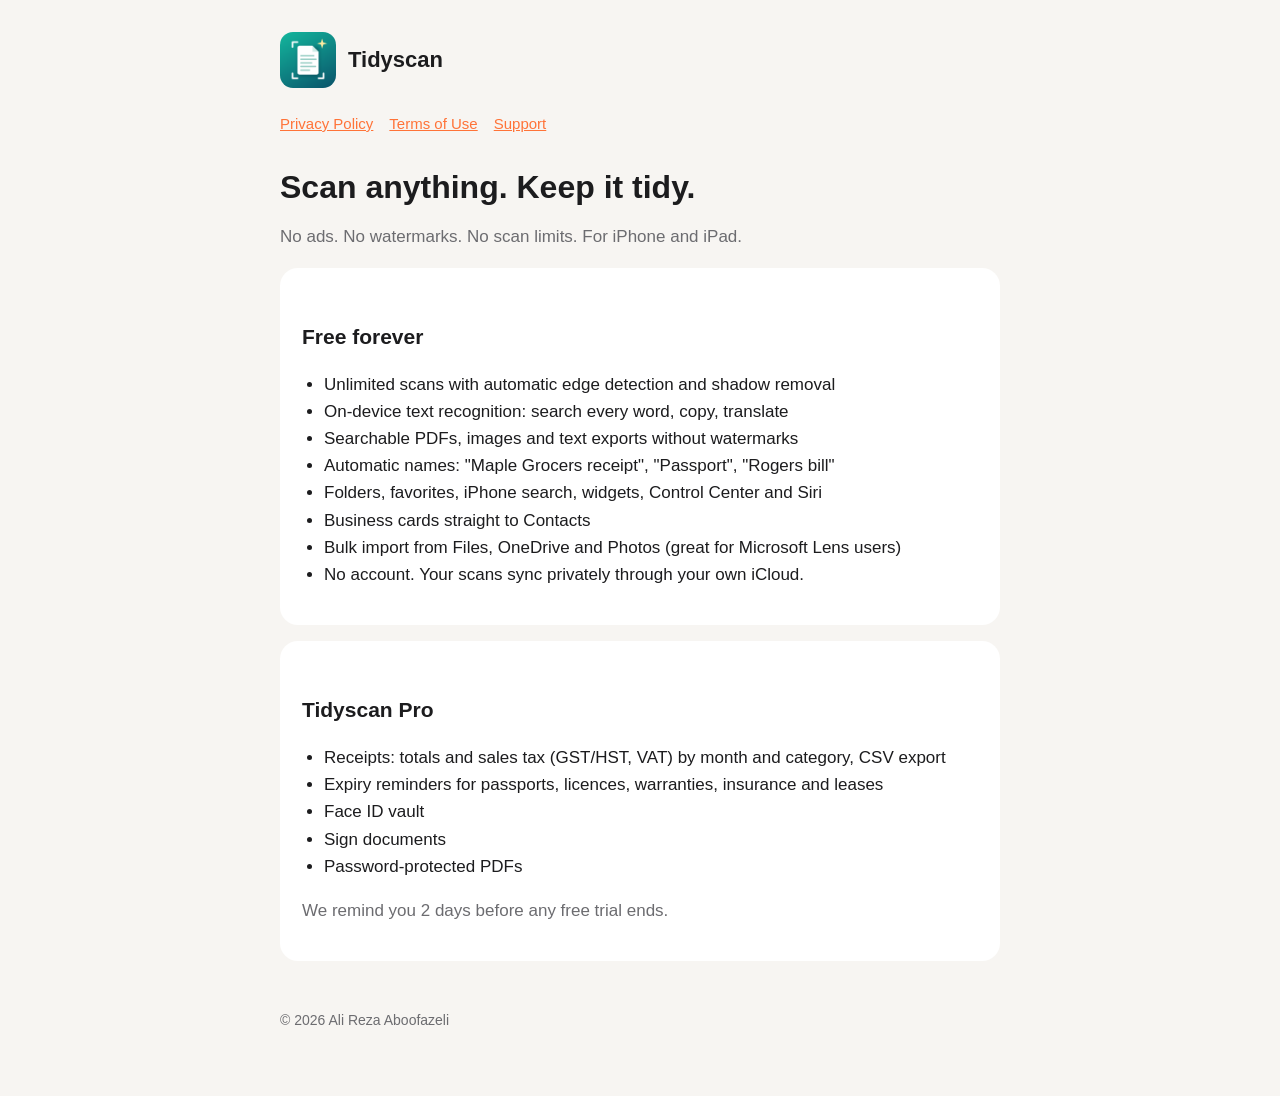
<file: index.html>
<!doctype html>
<html lang="en">

<head>
    <meta charset="utf-8">
    <meta name="viewport" content="width=device-width, initial-scale=1">
    <title>Tidyscan – The honest document scanner</title>
    <meta name="description"
        content="Tidyscan is a document scanner for iPhone and iPad with on-device text recognition, smart names, receipts with sales tax and expiry reminders. No ads, no watermarks, no scan limits.">
    <link rel="icon" href="icon.png">
    <link rel="stylesheet" href="style.css">
</head>

<body>
    <main>
        <header><img src="icon.png" alt=""><a href="./">Tidyscan</a></header>
        <nav><a href="privacy.html">Privacy Policy</a><a href="terms.html">Terms of Use</a><a
                href="support.html">Support</a></nav>

        <h1>Scan anything. Keep it tidy.</h1>
        <p class="muted">No ads. No watermarks. No scan limits. For iPhone and iPad.</p>

        <div class="card">
            <h2>Free forever</h2>
            <ul>
                <li>Unlimited scans with automatic edge detection and shadow removal</li>
                <li>On-device text recognition: search every word, copy, translate</li>
                <li>Searchable PDFs, images and text exports without watermarks</li>
                <li>Automatic names: "Maple Grocers receipt", "Passport", "Rogers bill"</li>
                <li>Folders, favorites, iPhone search, widgets, Control Center and Siri</li>
                <li>Business cards straight to Contacts</li>
                <li>Bulk import from Files, OneDrive and Photos (great for Microsoft Lens users)</li>
                <li>No account. Your scans sync privately through your own iCloud.</li>
            </ul>
        </div>

        <div class="card">
            <h2>Tidyscan Pro</h2>
            <ul>
                <li>Receipts: totals and sales tax (GST/HST, VAT) by month and category, CSV export</li>
                <li>Expiry reminders for passports, licences, warranties, insurance and leases</li>
                <li>Face ID vault</li>
                <li>Sign documents</li>
                <li>Password-protected PDFs</li>
            </ul>
            <p class="muted">We remind you 2 days before any free trial ends.</p>
        </div>

        <footer>© 2026 Ali Reza Aboofazeli</footer>
    </main>
</body>

</html>
</file>
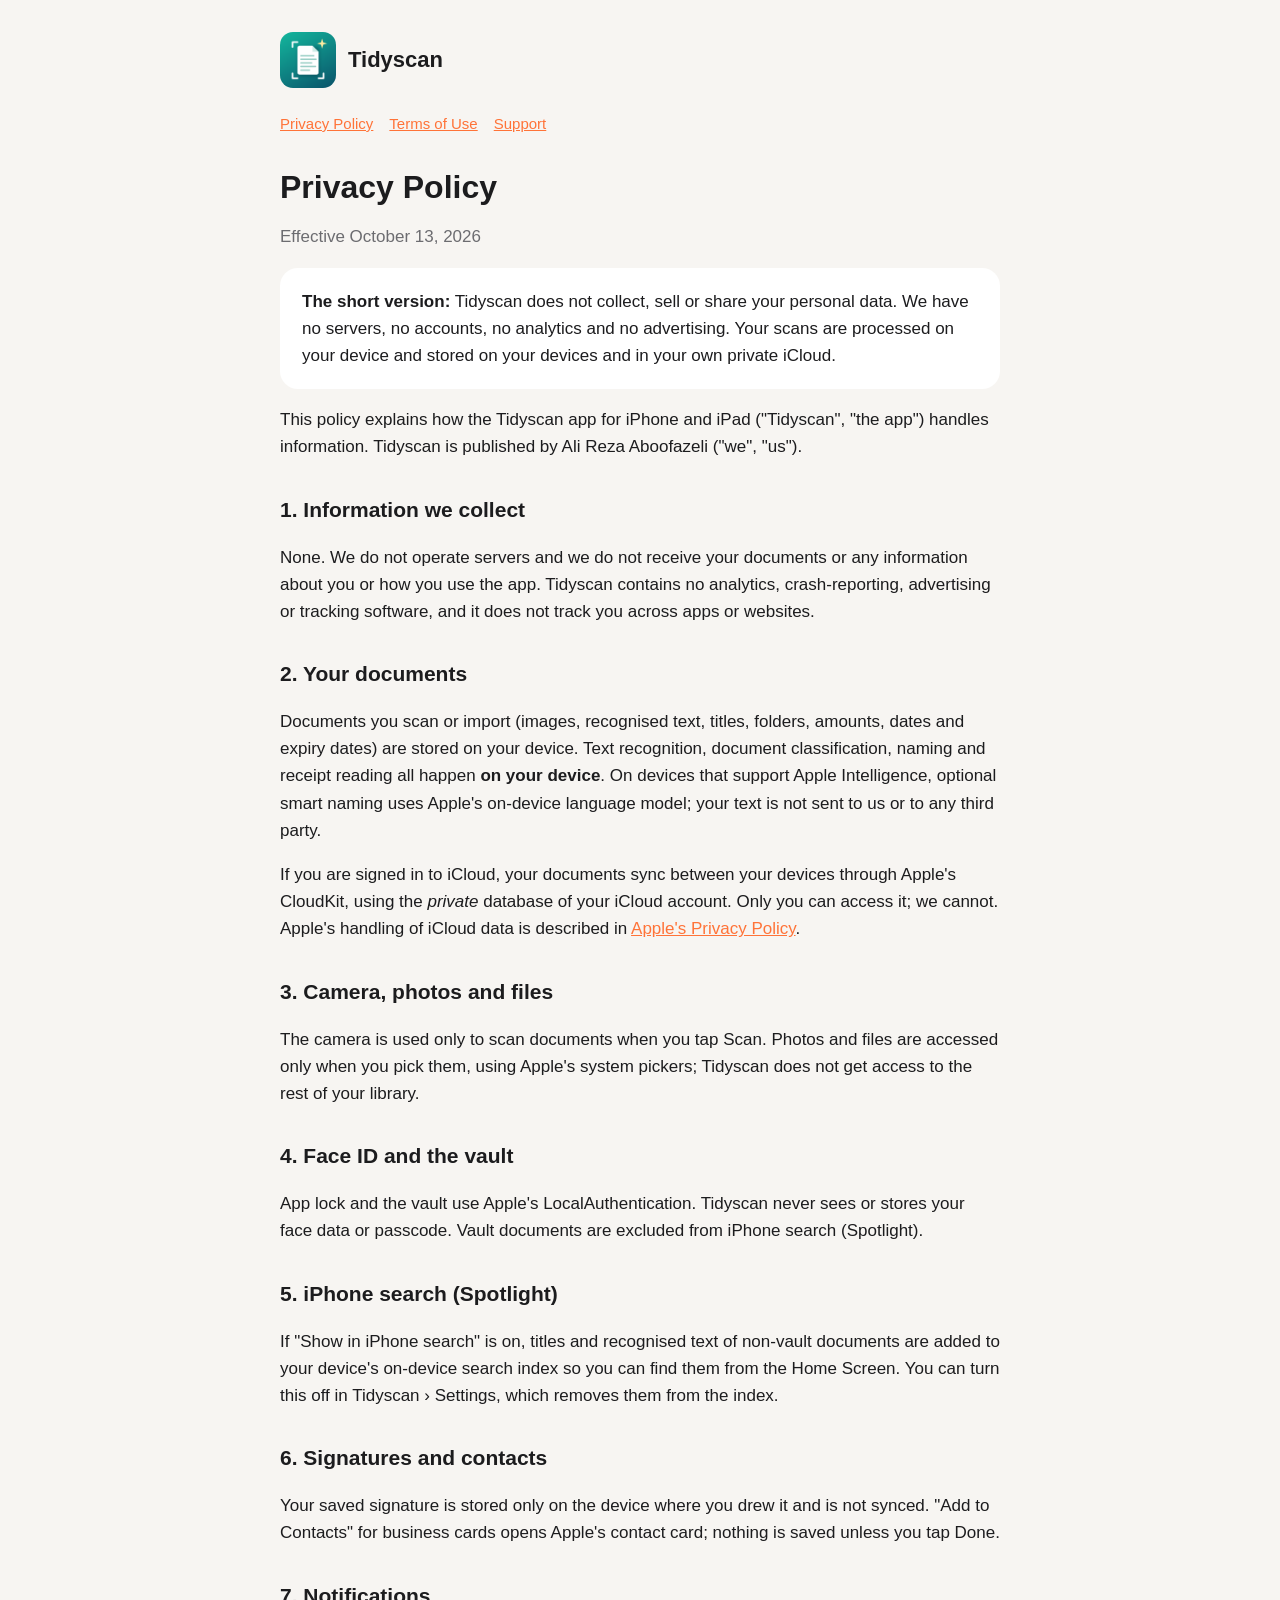
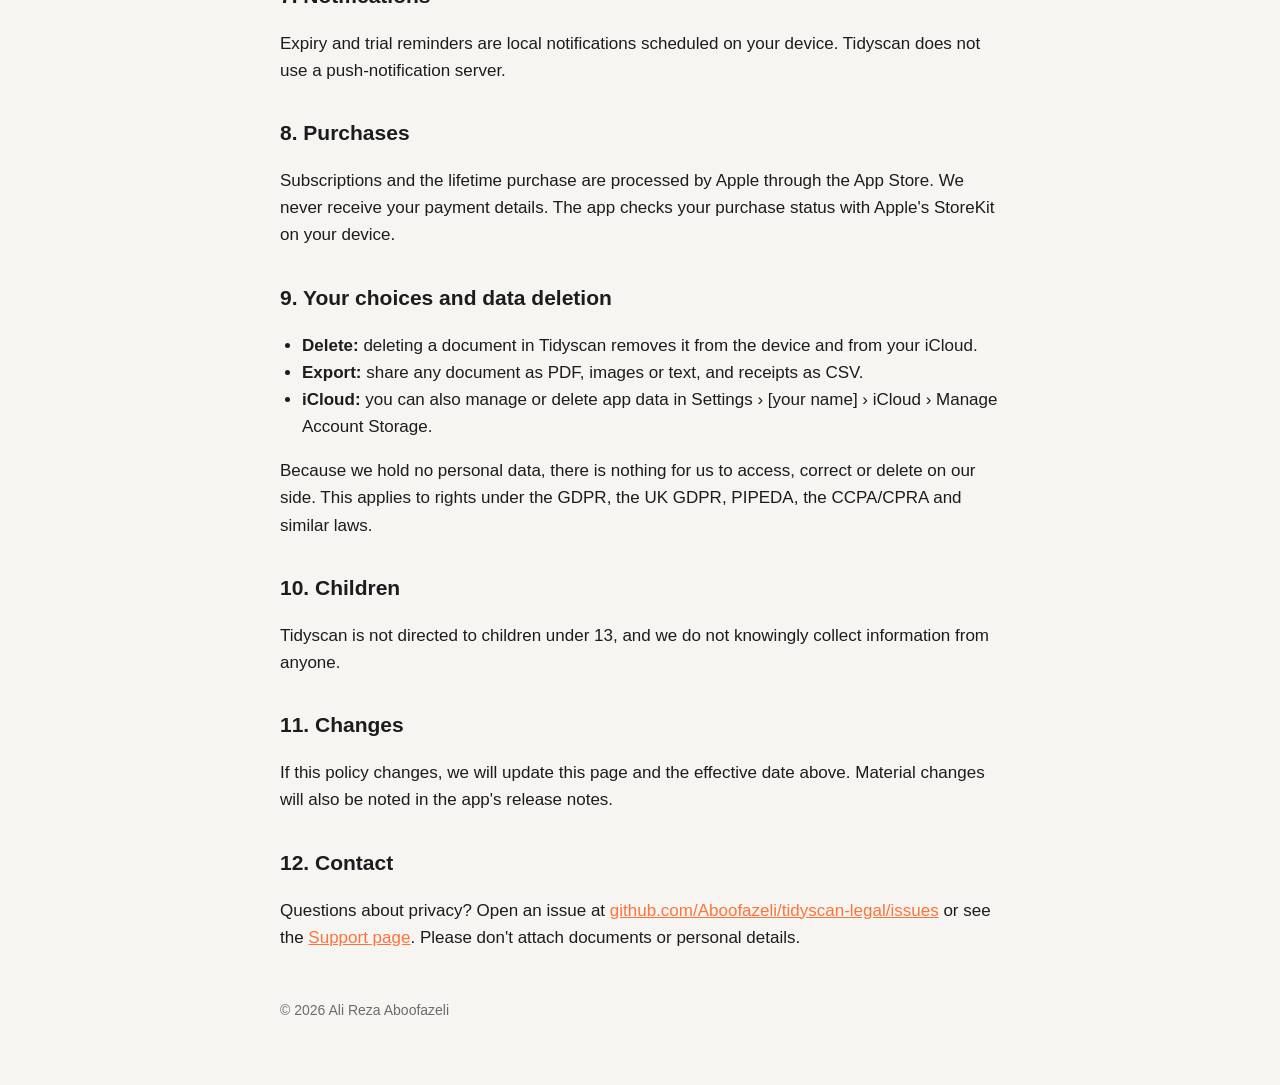
<file: privacy.html>
<!doctype html>
<html lang="en">

<head>
    <meta charset="utf-8">
    <meta name="viewport" content="width=device-width, initial-scale=1">
    <title>Privacy Policy – Tidyscan</title>
    <link rel="icon" href="icon.png">
    <link rel="stylesheet" href="style.css">
</head>

<body>
    <main>
        <header><img src="icon.png" alt=""><a href="./">Tidyscan</a></header>
        <nav><a href="privacy.html">Privacy Policy</a><a href="terms.html">Terms of Use</a><a
                href="support.html">Support</a></nav>

        <h1>Privacy Policy</h1>
        <p class="muted">Effective October 13, 2026</p>

        <div class="card">
            <strong>The short version:</strong> Tidyscan does not collect, sell or share your personal data. We have no
            servers, no accounts, no analytics and no advertising. Your scans are processed on your device and stored
            on your devices and in your own private iCloud.
        </div>

        <p>This policy explains how the Tidyscan app for iPhone and iPad ("Tidyscan", "the app") handles information.
            Tidyscan is published by Ali Reza Aboofazeli ("we", "us").</p>

        <h2>1. Information we collect</h2>
        <p>None. We do not operate servers and we do not receive your documents or any information about you or how you
            use the app. Tidyscan contains no analytics, crash-reporting, advertising or tracking software, and it does
            not track you across apps or websites.</p>

        <h2>2. Your documents</h2>
        <p>Documents you scan or import (images, recognised text, titles, folders, amounts, dates and expiry dates) are
            stored on your device. Text recognition, document classification, naming and receipt reading all happen
            <strong>on your device</strong>. On devices that support Apple Intelligence, optional smart naming uses
            Apple's on-device language model; your text is not sent to us or to any third party.
        </p>
        <p>If you are signed in to iCloud, your documents sync between your devices through Apple's CloudKit, using the
            <em>private</em> database of your iCloud account. Only you can access it; we cannot. Apple's handling of
            iCloud data is described in <a href="https://www.apple.com/legal/privacy/">Apple's Privacy Policy</a>.
        </p>

        <h2>3. Camera, photos and files</h2>
        <p>The camera is used only to scan documents when you tap Scan. Photos and files are accessed only when you pick
            them, using Apple's system pickers; Tidyscan does not get access to the rest of your library.</p>

        <h2>4. Face ID and the vault</h2>
        <p>App lock and the vault use Apple's LocalAuthentication. Tidyscan never sees or stores your face data or
            passcode. Vault documents are excluded from iPhone search (Spotlight).</p>

        <h2>5. iPhone search (Spotlight)</h2>
        <p>If "Show in iPhone search" is on, titles and recognised text of non-vault documents are added to your
            device's on-device search index so you can find them from the Home Screen. You can turn this off in
            Tidyscan › Settings, which removes them from the index.</p>

        <h2>6. Signatures and contacts</h2>
        <p>Your saved signature is stored only on the device where you drew it and is not synced. "Add to Contacts" for
            business cards opens Apple's contact card; nothing is saved unless you tap Done.</p>

        <h2>7. Notifications</h2>
        <p>Expiry and trial reminders are local notifications scheduled on your device. Tidyscan does not use a
            push-notification server.</p>

        <h2>8. Purchases</h2>
        <p>Subscriptions and the lifetime purchase are processed by Apple through the App Store. We never receive your
            payment details. The app checks your purchase status with Apple's StoreKit on your device.</p>

        <h2>9. Your choices and data deletion</h2>
        <ul>
            <li><strong>Delete:</strong> deleting a document in Tidyscan removes it from the device and from your
                iCloud.</li>
            <li><strong>Export:</strong> share any document as PDF, images or text, and receipts as CSV.</li>
            <li><strong>iCloud:</strong> you can also manage or delete app data in Settings › [your name] › iCloud ›
                Manage Account Storage.</li>
        </ul>
        <p>Because we hold no personal data, there is nothing for us to access, correct or delete on our side. This
            applies to rights under the GDPR, the UK GDPR, PIPEDA, the CCPA/CPRA and similar laws.</p>

        <h2>10. Children</h2>
        <p>Tidyscan is not directed to children under 13, and we do not knowingly collect information from anyone.</p>

        <h2>11. Changes</h2>
        <p>If this policy changes, we will update this page and the effective date above. Material changes will also be
            noted in the app's release notes.</p>

        <h2>12. Contact</h2>
        <p>Questions about privacy? Open an issue at <a
                href="https://github.com/Aboofazeli/tidyscan-legal/issues">github.com/Aboofazeli/tidyscan-legal/issues</a>
            or see the <a href="support.html">Support page</a>. Please don't attach documents or personal details.</p>

        <footer>© 2026 Ali Reza Aboofazeli</footer>
    </main>
</body>

</html>
</file>
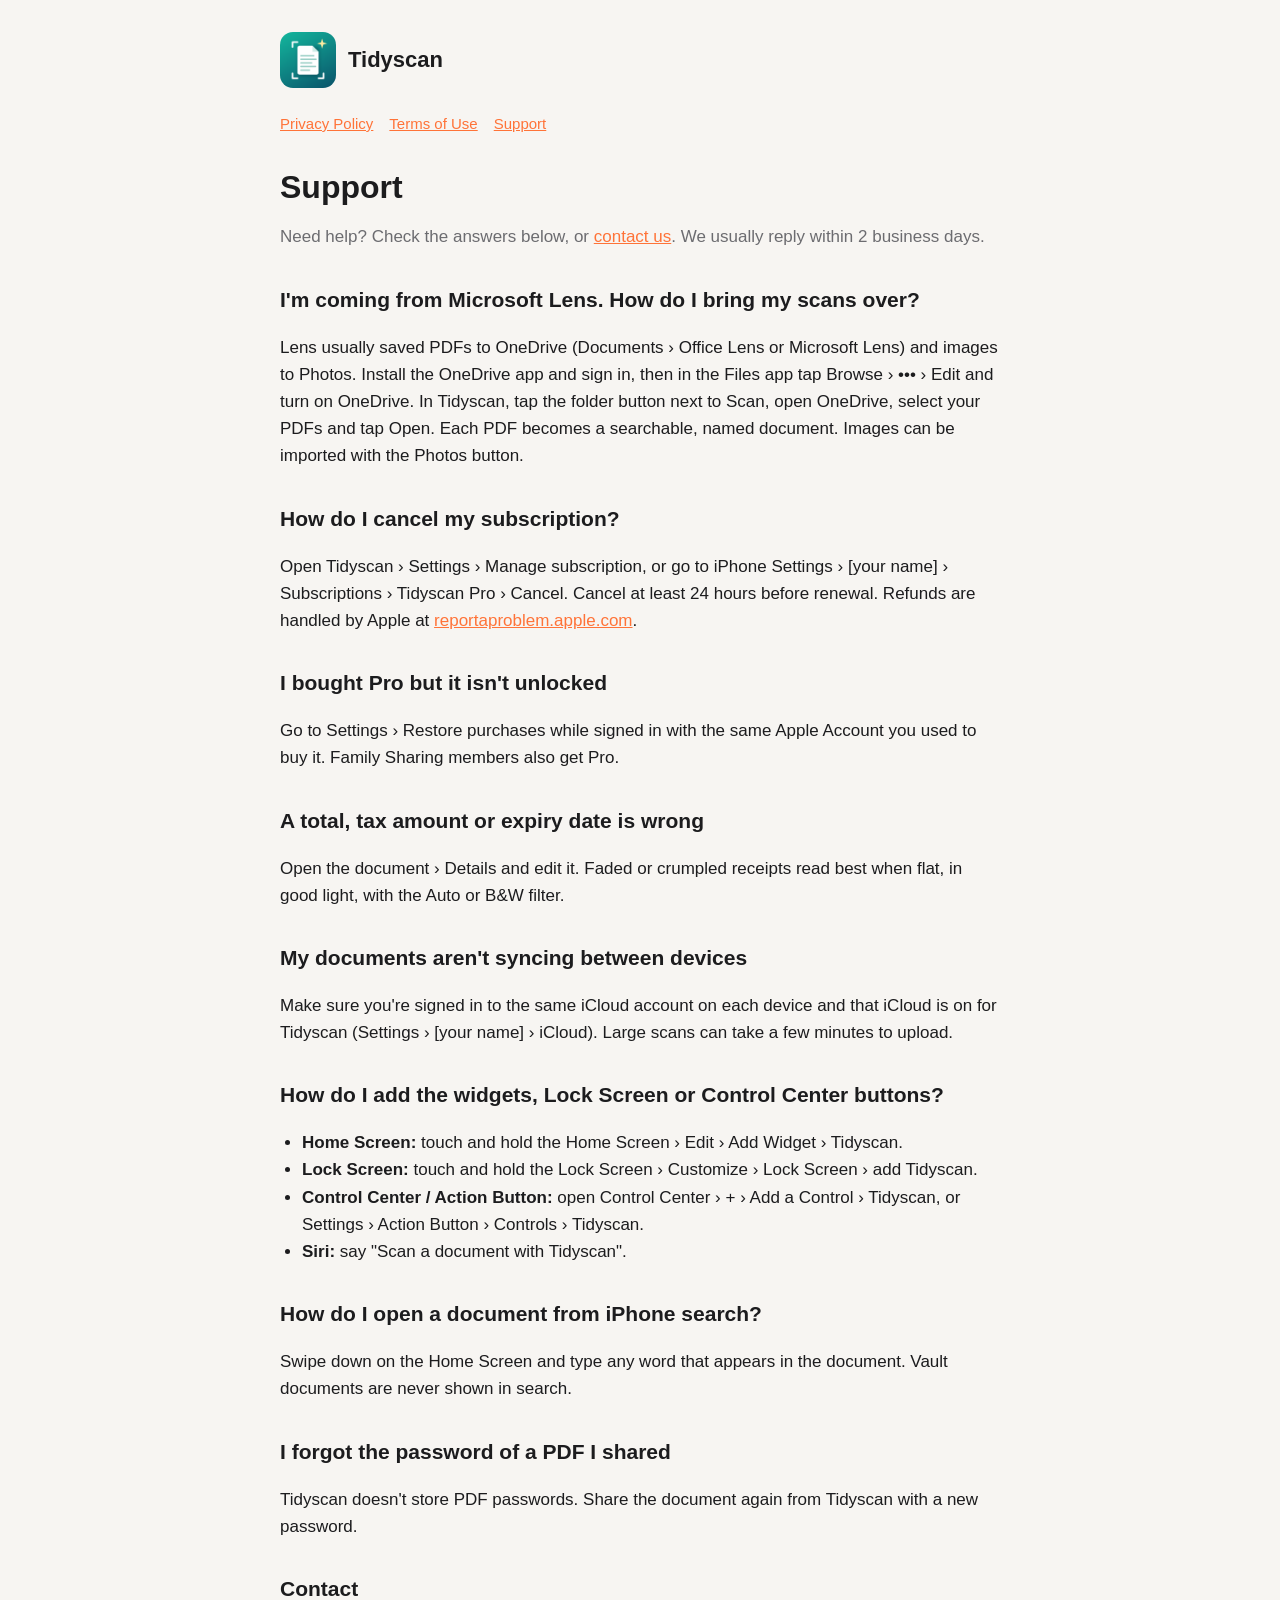
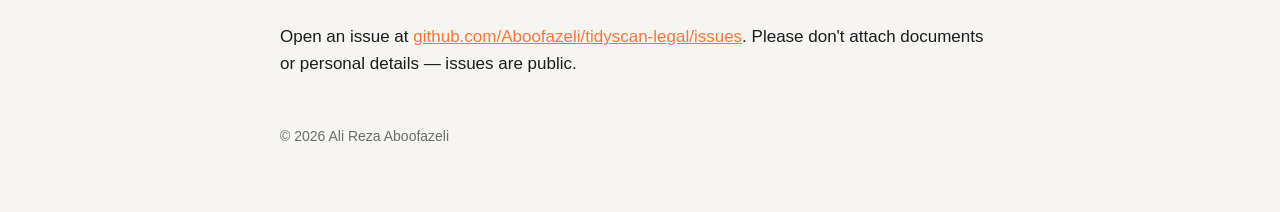
<file: support.html>
<!doctype html>
<html lang="en">

<head>
    <meta charset="utf-8">
    <meta name="viewport" content="width=device-width, initial-scale=1">
    <title>Support – Tidyscan</title>
    <link rel="icon" href="icon.png">
    <link rel="stylesheet" href="style.css">
</head>

<body>
    <main>
        <header><img src="icon.png" alt=""><a href="./">Tidyscan</a></header>
        <nav><a href="privacy.html">Privacy Policy</a><a href="terms.html">Terms of Use</a><a
                href="support.html">Support</a></nav>

        <h1>Support</h1>
        <p class="muted">Need help? Check the answers below, or <a
                href="https://github.com/Aboofazeli/tidyscan-legal/issues/new">contact us</a>. We usually reply within 2
            business days.</p>

        <h2>I'm coming from Microsoft Lens. How do I bring my scans over?</h2>
        <p>Lens usually saved PDFs to OneDrive (Documents › Office Lens or Microsoft Lens) and images to Photos. Install
            the OneDrive app and sign in, then in the Files app tap Browse › ••• › Edit and turn on OneDrive. In
            Tidyscan, tap the folder button next to Scan, open OneDrive, select your PDFs and tap Open. Each PDF becomes
            a searchable, named document. Images can be imported with the Photos button.</p>

        <h2>How do I cancel my subscription?</h2>
        <p>Open Tidyscan › Settings › Manage subscription, or go to iPhone Settings › [your name] › Subscriptions ›
            Tidyscan Pro › Cancel. Cancel at least 24 hours before renewal. Refunds are handled by Apple at <a
                href="https://reportaproblem.apple.com">reportaproblem.apple.com</a>.</p>

        <h2>I bought Pro but it isn't unlocked</h2>
        <p>Go to Settings › Restore purchases while signed in with the same Apple Account you used to buy it. Family
            Sharing members also get Pro.</p>

        <h2>A total, tax amount or expiry date is wrong</h2>
        <p>Open the document › Details and edit it. Faded or crumpled receipts read best when flat, in good light, with
            the Auto or B&amp;W filter.</p>

        <h2>My documents aren't syncing between devices</h2>
        <p>Make sure you're signed in to the same iCloud account on each device and that iCloud is on for Tidyscan
            (Settings › [your name] › iCloud). Large scans can take a few minutes to upload.</p>

        <h2>How do I add the widgets, Lock Screen or Control Center buttons?</h2>
        <ul>
            <li><strong>Home Screen:</strong> touch and hold the Home Screen › Edit › Add Widget › Tidyscan.</li>
            <li><strong>Lock Screen:</strong> touch and hold the Lock Screen › Customize › Lock Screen › add Tidyscan.
            </li>
            <li><strong>Control Center / Action Button:</strong> open Control Center › + › Add a Control › Tidyscan, or
                Settings › Action Button › Controls › Tidyscan.</li>
            <li><strong>Siri:</strong> say "Scan a document with Tidyscan".</li>
        </ul>

        <h2>How do I open a document from iPhone search?</h2>
        <p>Swipe down on the Home Screen and type any word that appears in the document. Vault documents are never shown
            in search.</p>

        <h2>I forgot the password of a PDF I shared</h2>
        <p>Tidyscan doesn't store PDF passwords. Share the document again from Tidyscan with a new password.</p>

        <h2>Contact</h2>
        <p>Open an issue at <a
                href="https://github.com/Aboofazeli/tidyscan-legal/issues/new">github.com/Aboofazeli/tidyscan-legal/issues</a>.
            Please don't attach documents or personal details — issues are public.</p>

        <footer>© 2026 Ali Reza Aboofazeli</footer>
    </main>
</body>

</html>
</file>
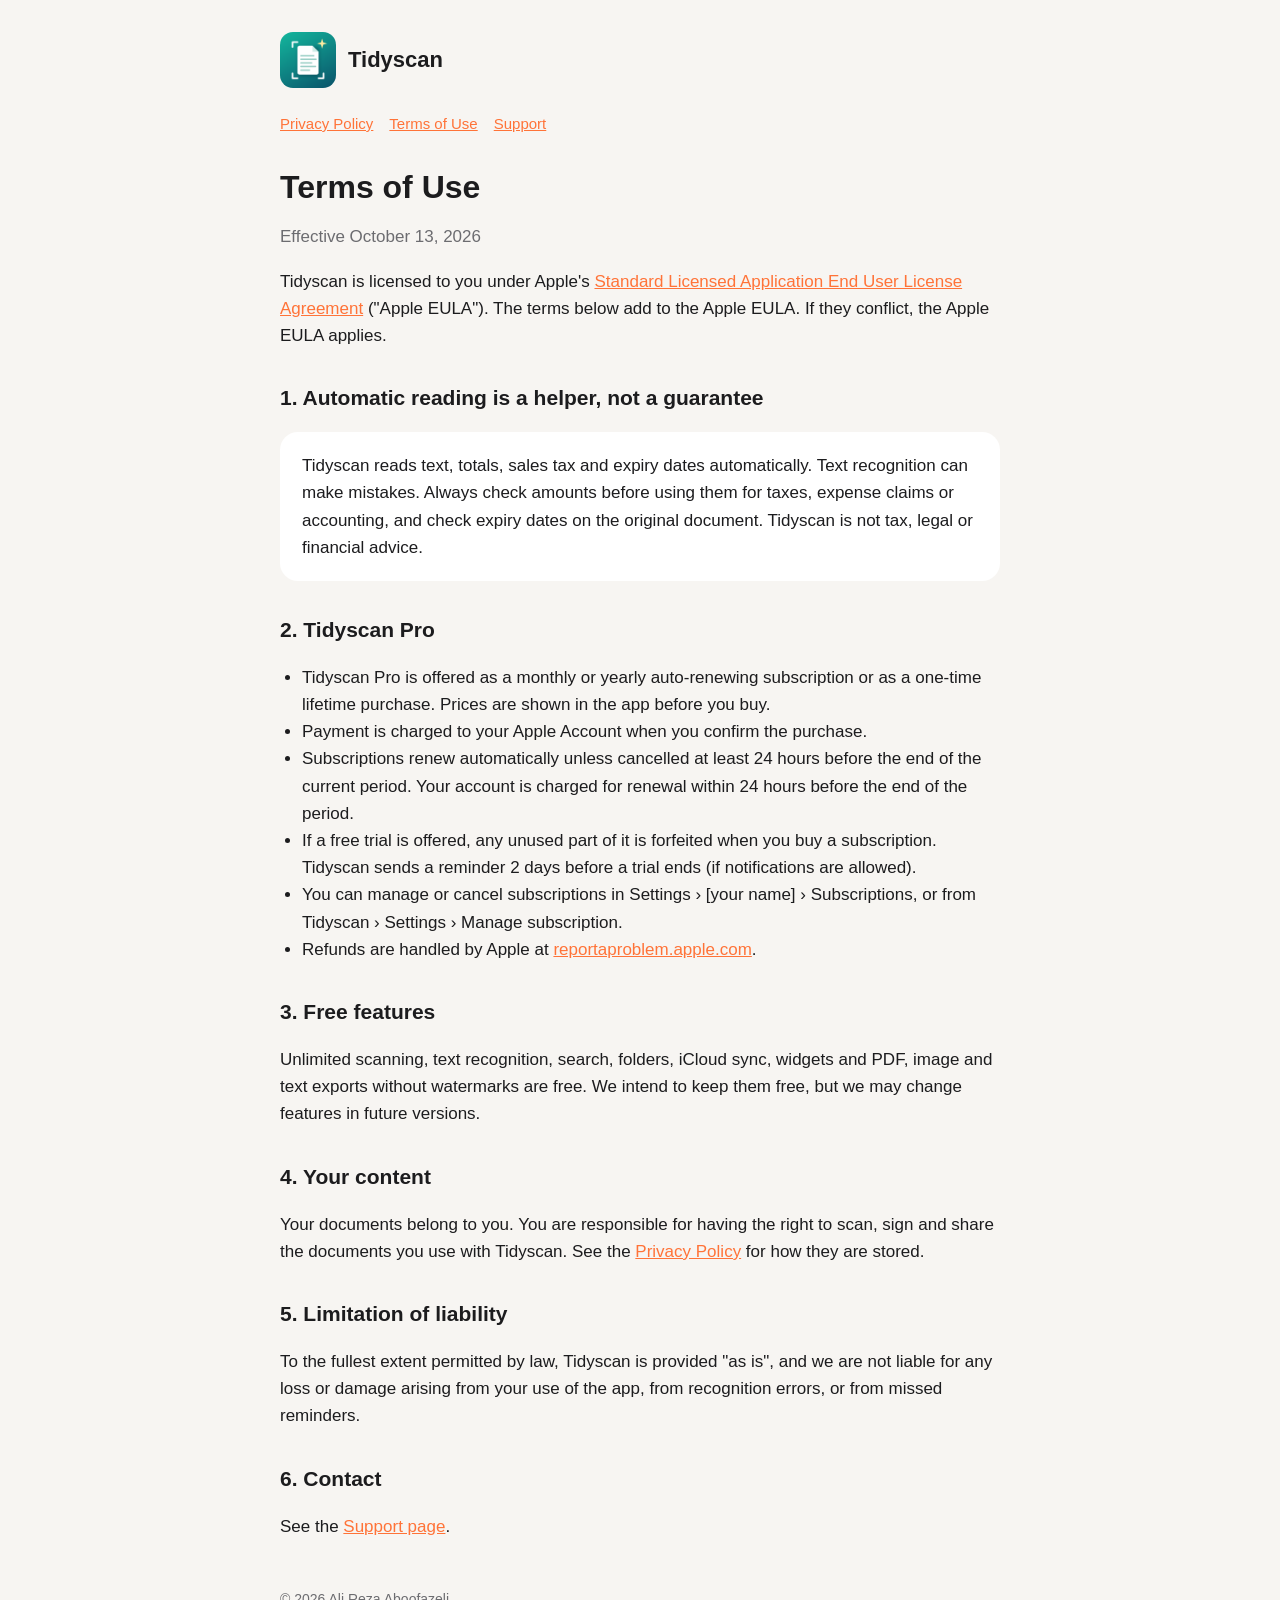
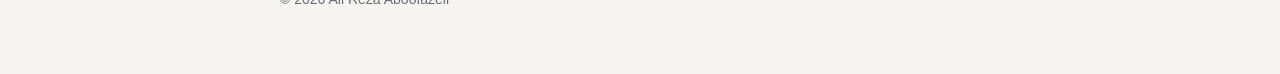
<file: terms.html>
<!doctype html>
<html lang="en">

<head>
    <meta charset="utf-8">
    <meta name="viewport" content="width=device-width, initial-scale=1">
    <title>Terms of Use – Tidyscan</title>
    <link rel="icon" href="icon.png">
    <link rel="stylesheet" href="style.css">
</head>

<body>
    <main>
        <header><img src="icon.png" alt=""><a href="./">Tidyscan</a></header>
        <nav><a href="privacy.html">Privacy Policy</a><a href="terms.html">Terms of Use</a><a
                href="support.html">Support</a></nav>

        <h1>Terms of Use</h1>
        <p class="muted">Effective October 13, 2026</p>

        <p>Tidyscan is licensed to you under Apple's <a
                href="https://www.apple.com/legal/internet-services/itunes/dev/stdeula/">Standard Licensed Application
                End User License Agreement</a> ("Apple EULA"). The terms below add to the Apple EULA. If they conflict,
            the Apple EULA applies.</p>

        <h2>1. Automatic reading is a helper, not a guarantee</h2>
        <div class="card">
            Tidyscan reads text, totals, sales tax and expiry dates automatically. Text recognition can make mistakes.
            Always check amounts before using them for taxes, expense claims or accounting, and check expiry dates on
            the original document. Tidyscan is not tax, legal or financial advice.
        </div>

        <h2>2. Tidyscan Pro</h2>
        <ul>
            <li>Tidyscan Pro is offered as a monthly or yearly auto-renewing subscription or as a one-time lifetime
                purchase.
                Prices are shown in the app before you buy.</li>
            <li>Payment is charged to your Apple Account when you confirm the purchase.</li>
            <li>Subscriptions renew automatically unless cancelled at least 24 hours before the end of the current
                period. Your account is charged for renewal within 24 hours before the end of the period.</li>
            <li>If a free trial is offered, any unused part of it is forfeited when you buy a subscription. Tidyscan
                sends a reminder 2 days before a trial ends (if notifications are allowed).</li>
            <li>You can manage or cancel subscriptions in Settings › [your name] › Subscriptions, or from Tidyscan ›
                Settings › Manage subscription.</li>
            <li>Refunds are handled by Apple at <a href="https://reportaproblem.apple.com">reportaproblem.apple.com</a>.
            </li>
        </ul>

        <h2>3. Free features</h2>
        <p>Unlimited scanning, text recognition, search, folders, iCloud sync, widgets and PDF, image and text exports
            without watermarks are free. We intend to keep them free, but we may change features in future versions.</p>

        <h2>4. Your content</h2>
        <p>Your documents belong to you. You are responsible for having the right to scan, sign and share the documents
            you use with Tidyscan. See the <a href="privacy.html">Privacy Policy</a> for how they are stored.</p>

        <h2>5. Limitation of liability</h2>
        <p>To the fullest extent permitted by law, Tidyscan is provided "as is", and we are not liable for any loss or
            damage arising from your use of the app, from recognition errors, or from missed reminders.</p>

        <h2>6. Contact</h2>
        <p>See the <a href="support.html">Support page</a>.</p>

        <footer>© 2026 Ali Reza Aboofazeli</footer>
    </main>
</body>

</html>
</file>
<file: style.css>
:root {
    color-scheme: light dark;
    --accent: #ff7338;
    --text: #1c1c1e;
    --muted: #6c6c70;
    --bg: #f7f5f2;
    --card: #ffffff;
}

@media (prefers-color-scheme: dark) {
    :root {
        --text: #f2f2f7;
        --muted: #a1a1a6;
        --bg: #121212;
        --card: #1c1c1e;
    }
}

* {
    box-sizing: border-box;
}

body {
    margin: 0;
    font: 17px/1.6 -apple-system, BlinkMacSystemFont, "Segoe UI", Roboto, sans-serif;
    color: var(--text);
    background: var(--bg);
}

main {
    max-width: 760px;
    margin: 0 auto;
    padding: 32px 20px 64px;
}

header {
    display: flex;
    align-items: center;
    gap: 12px;
    margin-bottom: 24px;
}

header img {
    width: 56px;
    height: 56px;
    border-radius: 13px;
}

header a {
    color: inherit;
    text-decoration: none;
    font-weight: 700;
    font-size: 22px;
}

nav {
    display: flex;
    gap: 16px;
    flex-wrap: wrap;
    margin-bottom: 32px;
    font-size: 15px;
}

nav a,
a {
    color: var(--accent);
}

h1 {
    font-size: 32px;
    line-height: 1.2;
    margin: 0 0 8px;
}

h2 {
    font-size: 21px;
    margin-top: 32px;
}

.muted {
    color: var(--muted);
}

.card {
    background: var(--card);
    border-radius: 18px;
    padding: 20px 22px;
    margin: 16px 0;
}

ul {
    padding-left: 22px;
}

footer {
    margin-top: 48px;
    font-size: 14px;
    color: var(--muted);
}
</file>
